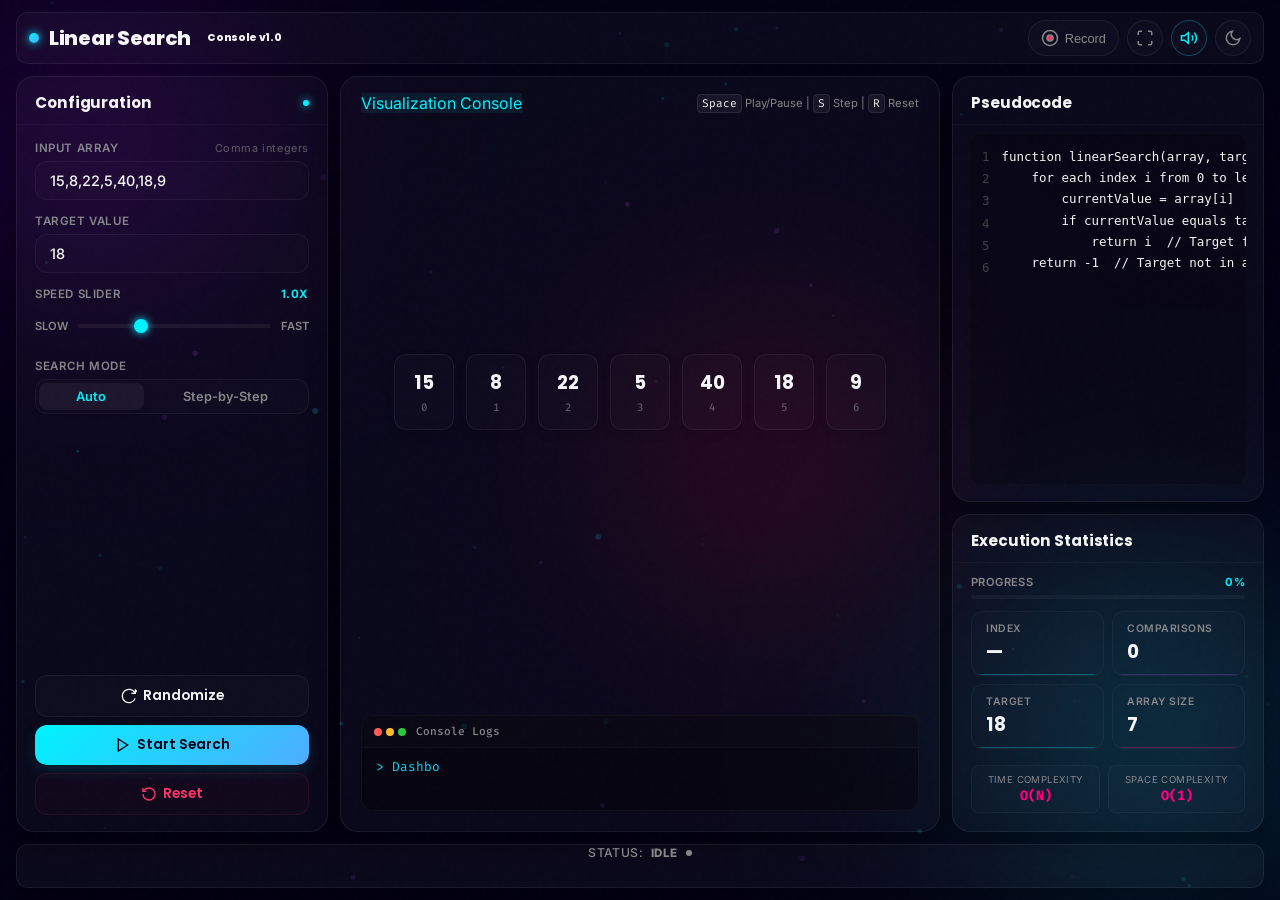
<file: Linear Search/index.html>
<!DOCTYPE html>
<html lang="en" data-theme="dark">
<head>
    <meta charset="UTF-8">
    <meta name="viewport" content="width=device-width, initial-scale=1.0">
    <title>Linear Search Visualizer — Dashboard Console</title>
    <meta name="description" content="An award-winning, interactive step-by-step linear search visualizer dashboard console. Zero scroll layout, live typing log, active pseudocode highlighting, sound synthesis, and screen recording.">
    <!-- Google Fonts -->
    <link rel="preconnect" href="https://fonts.googleapis.com">
    <link rel="preconnect" href="https://fonts.gstatic.com" crossorigin>
    <link href="https://fonts.googleapis.com/css2?family=Inter:wght@300;400;500;600;700;800&family=Poppins:wght@300;400;500;600;700;800&family=Fira+Code:wght@400;500;600&display=swap" rel="stylesheet">
    <link rel="stylesheet" href="style.css">
</head>
<body>
    <!-- Background Canvas for Particles -->
    <canvas id="bg-particles"></canvas>
    
    <!-- Floating Blur Blobs (Mesh Gradient background) -->
    <div class="blob-container">
        <div class="blob blob-1"></div>
        <div class="blob blob-2"></div>
        <div class="blob blob-3"></div>
    </div>
    
    <!-- Overlay Noise Texture -->
    <div class="noise-overlay"></div>

    <!-- Main Fullscreen Dashboard Wrapper -->
    <div class="dashboard-wrapper">
        
        <!-- Header Utility Top Bar -->
        <header class="app-header">
            <div class="header-logo">
                <span class="logo-dot"></span>
                <span class="gradient-text">Linear Search</span>
                <span class="badge">Console v1.0</span>
            </div>
            <div class="header-actions">
                <!-- Screen Recording Button -->
                <button id="btn-record" class="utility-btn" title="Record Dashboard Capture">
                    <svg class="icon" viewBox="0 0 24 24" fill="none" stroke="currentColor" stroke-width="2">
                        <circle cx="12" cy="12" r="10" />
                        <circle cx="12" cy="12" r="4" class="record-dot" />
                    </svg>
                    <span class="btn-text">Record</span>
                </button>
                
                <!-- Fullscreen Toggle -->
                <button id="btn-fullscreen" class="utility-btn" title="Toggle Fullscreen">
                    <svg class="icon" viewBox="0 0 24 24" fill="none" stroke="currentColor" stroke-width="2">
                        <path d="M8 3H5a2 2 0 0 0-2 2v3m18 0V5a2 2 0 0 0-2-2h-3m0 18h3a2 2 0 0 0 2-2v-3M3 16v3a2 2 0 0 0 2 2h3" />
                    </svg>
                </button>
                
                <!-- Sound Effects Switch -->
                <button id="btn-sound" class="utility-btn active" title="Toggle Sound Synthesis">
                    <svg class="icon sound-on" viewBox="0 0 24 24" fill="none" stroke="currentColor" stroke-width="2">
                        <polygon points="11 5 6 9 2 9 2 15 6 15 11 19 11 5" />
                        <path d="M19.07 4.93a10 10 0 0 1 0 14.14M15.54 8.46a5 5 0 0 1 0 7.07" />
                    </svg>
                    <svg class="icon sound-off hidden" viewBox="0 0 24 24" fill="none" stroke="currentColor" stroke-width="2">
                        <polygon points="11 5 6 9 2 9 2 15 6 15 11 19 11 5" />
                        <line x1="23" y1="9" x2="17" y2="15" />
                        <line x1="17" y1="9" x2="23" y2="15" />
                    </svg>
                </button>
                
                <!-- Light/Dark Mode -->
                <button id="btn-theme" class="utility-btn" title="Toggle Light/Dark Theme">
                    <svg class="icon sun-icon hidden" viewBox="0 0 24 24" fill="none" stroke="currentColor" stroke-width="2">
                        <circle cx="12" cy="12" r="5" />
                        <line x1="12" y1="1" x2="12" y2="3" /><line x1="12" y1="21" x2="12" y2="23" />
                        <line x1="4.22" y1="4.22" x2="5.64" y2="5.64" /><line x1="18.36" y1="18.36" x2="19.78" y2="19.78" />
                        <line x1="1" y1="12" x2="3" y2="12" /><line x1="21" y1="12" x2="23" y2="12" />
                        <line x1="4.22" y1="19.78" x2="5.64" y2="18.36" /><line x1="18.36" y1="5.64" x2="19.78" y2="4.22" />
                    </svg>
                    <svg class="icon moon-icon" viewBox="0 0 24 24" fill="none" stroke="currentColor" stroke-width="2">
                        <path d="M21 12.79A9 9 0 1 1 11.21 3 7 7 0 0 0 21 12.79z" />
                    </svg>
                </button>
            </div>
        </header>

        <!-- Main Workspace Area -->
        <main class="main-workspace" id="workspace">
            
            <!-- LEFT PANEL (25%): Controls & Config -->
            <section class="left-panel glass-card">
                <div class="panel-header">
                    <h2>Configuration</h2>
                    <span class="pulse-indicator"></span>
                </div>
                
                <div class="panel-content">
                    <div class="control-fields">
                        <!-- Custom Array Input -->
                        <div class="input-group">
                            <label for="array-input">
                                <span>Input Array</span>
                                <span class="label-hint">Comma integers</span>
                            </label>
                            <div class="input-wrapper">
                                <input type="text" id="array-input" value="15,8,22,5,40,18,9" placeholder="e.g. 15,8,22,5">
                            </div>
                        </div>
                        
                        <!-- Target Value Input -->
                        <div class="input-group">
                            <label for="target-input">Target Value</label>
                            <div class="input-wrapper">
                                <input type="number" id="target-input" value="18" placeholder="Target">
                            </div>
                        </div>

                        <!-- Speed Slider Control -->
                        <div class="input-group">
                            <label for="speed-slider">
                                <span>Speed Slider</span>
                                <span id="speed-display" class="speed-value">1.0x</span>
                            </label>
                            <div class="slider-wrapper">
                                <span class="slider-label">Slow</span>
                                <input type="range" id="speed-slider" min="0.1" max="3.0" step="0.1" value="1.0">
                                <span class="slider-label">Fast</span>
                            </div>
                        </div>

                        <!-- Mode selection -->
                        <div class="input-group">
                            <label>Search Mode</label>
                            <div class="mode-segmented-control">
                                <button id="mode-auto" class="segmented-btn active">Auto</button>
                                <button id="mode-step" class="segmented-btn">Step-by-Step</button>
                            </div>
                        </div>
                    </div>
                    
                    <div class="action-buttons-group">
                        <button id="btn-generate" class="action-btn secondary" title="Randomize values">
                            <svg class="icon-small" viewBox="0 0 24 24" fill="none" stroke="currentColor" stroke-width="2">
                                <path d="M21.5 2v6h-6M21.34 15.57a10 10 0 1 1-.57-8.38l5.67-5.67" />
                            </svg>
                            <span>Randomize</span>
                        </button>
                        
                        <button id="btn-start" class="action-btn primary" title="Run animation">
                            <svg class="icon-small play-icon" viewBox="0 0 24 24" fill="none" stroke="currentColor" stroke-width="2">
                                <polygon points="5 3 19 12 5 21 5 3" />
                            </svg>
                            <svg class="icon-small pause-icon hidden" viewBox="0 0 24 24" fill="none" stroke="currentColor" stroke-width="2">
                                <rect x="6" y="4" width="4" height="16" /><rect x="14" y="4" width="4" height="16" />
                            </svg>
                            <span id="start-btn-text">Start Search</span>
                        </button>

                        <button id="btn-next" class="action-btn secondary hidden" title="Run single step">
                            <svg class="icon-small" viewBox="0 0 24 24" fill="none" stroke="currentColor" stroke-width="2">
                                <polygon points="5 4 15 12 5 20 5 4" /><line x1="19" y1="5" x2="19" y2="19" />
                            </svg>
                            <span>Next Step</span>
                        </button>

                        <button id="btn-reset" class="action-btn danger" title="Reset visualizer">
                            <svg class="icon-small" viewBox="0 0 24 24" fill="none" stroke="currentColor" stroke-width="2">
                                <path d="M3 12a9 9 0 1 0 9-9 9.75 9.75 0 0 0-6.74 2.74L3 8" />
                                <polyline points="3 3 3 8 8 8" />
                            </svg>
                            <span>Reset</span>
                        </button>
                    </div>
                </div>
            </section>

            <!-- CENTER PANEL (50%): Large Array Visualizer and Logs -->
            <section class="center-panel glass-card" id="capture-zone">
                <div class="visualizer-header">
                    <span class="badge visualizer-badge">Visualization Console</span>
                    <div class="shortcut-tip"><span>Space</span> Play/Pause | <span>S</span> Step | <span>R</span> Reset</div>
                </div>

                <!-- Canvas Confetti Overlay -->
                <canvas id="confetti-canvas"></canvas>
                
                <!-- Main Visualization elements -->
                <div class="array-container-wrapper">
                    <div class="array-container" id="array-container">
                        <!-- Loaded dynamically -->
                    </div>
                    <!-- Pointer element shifting dynamically -->
                    <div id="array-pointer" class="array-pointer hidden">
                        <div class="pointer-arrow"></div>
                        <div class="pointer-label">i = <span id="pointer-index-val">0</span></div>
                        <div class="pointer-trail"></div>
                    </div>
                </div>

                <!-- Live Explanation Terminal -->
                <div class="explanation-terminal">
                    <div class="terminal-bar">
                        <span class="dot red"></span>
                        <span class="dot yellow"></span>
                        <span class="dot green"></span>
                        <span class="terminal-title">Console Logs</span>
                    </div>
                    <div class="terminal-content">
                        <div id="explanation-text" class="explanation-text">> Terminal console initialized. Config inputs and start search...</div>
                    </div>
                </div>
            </section>

            <!-- RIGHT PANEL (25%): Pseudocode & Real-time Stats -->
            <section class="right-panel">
                
                <!-- Pseudocode -->
                <div class="pseudocode-panel glass-card">
                    <div class="panel-header">
                        <h2>Pseudocode</h2>
                    </div>
                    <div class="code-container">
                        <div class="line-highlighter" id="code-highlighter"></div>
                        <pre class="line-numbers"><code>1
2
3
4
5
6</code></pre>
                        <pre class="code-lines"><code id="code-line-1" class="code-line">function linearSearch(array, target):</code><code id="code-line-2" class="code-line">    for each index i from 0 to length - 1:</code><code id="code-line-3" class="code-line">        currentValue = array[i]</code><code id="code-line-4" class="code-line">        if currentValue equals target:</code><code id="code-line-5" class="code-line">            return i  // Target found!</code><code id="code-line-6" class="code-line">    return -1  // Target not in array</code></pre>
                    </div>
                </div>

                <!-- Live Metrics -->
                <div class="metrics-panel glass-card">
                    <div class="panel-header">
                        <h2>Execution Statistics</h2>
                    </div>
                    <div class="panel-content">
                        <!-- Progress Card -->
                        <div class="progress-bar-card">
                            <div class="progress-info">
                                <span>Progress</span>
                                <span id="progress-percentage">0%</span>
                            </div>
                            <div class="progress-track">
                                <div id="progress-fill" class="progress-fill"></div>
                            </div>
                        </div>
                        
                        <!-- Mini Stats Grid -->
                        <div class="stats-mini-grid">
                            <div class="mini-stat-card">
                                <span class="stat-lbl">Index</span>
                                <span id="stat-index" class="stat-val">—</span>
                                <div class="stat-line-glow neon-blue"></div>
                            </div>
                            <div class="mini-stat-card">
                                <span class="stat-lbl">Comparisons</span>
                                <span id="stat-comparisons" class="stat-val">0</span>
                                <div class="stat-line-glow neon-purple"></div>
                            </div>
                            <div class="mini-stat-card">
                                <span class="stat-lbl">Target</span>
                                <span id="stat-target" class="stat-val">—</span>
                                <div class="stat-line-glow neon-cyan"></div>
                            </div>
                            <div class="mini-stat-card">
                                <span class="stat-lbl">Array Size</span>
                                <span id="stat-size" class="stat-val">0</span>
                                <div class="stat-line-glow neon-pink"></div>
                            </div>
                        </div>

                        <!-- Complexities -->
                        <div class="complexities-group">
                            <div class="complexity-pill">
                                <span class="comp-label">Time Complexity</span>
                                <span class="comp-val">O(N)</span>
                            </div>
                            <div class="complexity-pill">
                                <span class="comp-label">Space Complexity</span>
                                <span class="comp-val">O(1)</span>
                            </div>
                        </div>
                    </div>
                </div>
            </section>
        </main>

        <!-- Bottom Status Bar (Dashboard Footer) -->
        <footer class="dashboard-footer glass-card">
            <div class="footer-segment">
                <span class="footer-lbl">Status:</span>
                <span id="footer-status" class="status-badge idle">IDLE</span>
                <span class="status-indicator-dot" id="status-indicator-dot"></span>
            </div>
            
            <div class="footer-segment separator">
                <span class="footer-lbl">Speed:</span>
                <span id="footer-speed" class="footer-val">1.0x</span>
            </div>

            <div class="footer-segment separator">
                <span class="footer-lbl">Elapsed Time:</span>
                <span id="footer-timer" class="footer-val timer">00:00.00</span>
            </div>

            <div class="footer-segment separator result-segment">
                <span class="footer-lbl">Result:</span>
                <span id="footer-result" class="footer-val result-badge">—</span>
            </div>
        </footer>
    </div>

    <!-- Success Celebration Screen overlay -->
    <div id="success-screen" class="outcome-overlay success hidden">
        <div class="overlay-glass-card">
            <div class="badge-icon success">
                <svg viewBox="0 0 24 24" fill="none" stroke="currentColor" stroke-width="2.5">
                    <polyline points="20 6 9 17 4 12" />
                </svg>
            </div>
            <h2>Target Found!</h2>
            <p>Located target successfully at index <span id="success-index-display" class="highlight-val">5</span>.</p>
            <div class="stats-summary-pill">
                <span>Total Comparisons: <strong id="success-comparisons-val">6</strong></span>
            </div>
            <button id="success-close-btn" class="glowing-btn mini">Dismiss</button>
        </div>
    </div>

    <!-- Fail Screen overlay -->
    <div id="fail-screen" class="outcome-overlay fail hidden">
        <div class="overlay-glass-card">
            <div class="badge-icon fail">
                <svg viewBox="0 0 24 24" fill="none" stroke="currentColor" stroke-width="2.5">
                    <line x1="18" y1="6" x2="6" y2="18" />
                    <line x1="6" y1="6" x2="18" y2="18" />
                </svg>
            </div>
            <h2>Target Not Found</h2>
            <p>Target value was not located inside array bounds. Returned -1.</p>
            <div class="stats-summary-pill">
                <span>Total Comparisons: <strong id="fail-comparisons-val">7</strong></span>
            </div>
            <button id="fail-close-btn" class="glowing-btn mini danger-btn">Dismiss</button>
        </div>
    </div>

    <script src="script.js"></script>
</body>
</html>
</file>
<file: Linear Search/style.css>
/* ==========================================================================
   CSS Design System & Base Variables (Stripe/Linear Inspired Fullscreen UI)
   ========================================================================== */

:root {
    /* Fonts */
    --font-heading: 'Poppins', -apple-system, BlinkMacSystemFont, "Segoe UI", Roboto, sans-serif;
    --font-body: 'Inter', -apple-system, BlinkMacSystemFont, "Segoe UI", Roboto, sans-serif;
    --font-mono: 'Fira Code', monospace;

    /* Theme Colors - Dark Theme (Default) */
    --bg-app: #030014;
    --bg-card: rgba(255, 255, 255, 0.03);
    --border-card: rgba(255, 255, 255, 0.07);
    --border-card-hover: rgba(255, 255, 255, 0.15);
    
    --text-primary: #f5f5f7;
    --text-secondary: #86868b;
    --text-muted: #424245;

    /* Glow Colors / Accents */
    --color-blue: #00f2fe;
    --color-blue-glow: rgba(0, 242, 254, 0.15);
    --color-purple: #9d4edd;
    --color-purple-glow: rgba(157, 78, 221, 0.15);
    --color-cyan: #00e1ff;
    --color-pink: #ff007f;
    --color-orange: #ff9f1c;
    --color-orange-glow: rgba(255, 159, 28, 0.2);
    --color-green: #00f076;
    --color-green-glow: rgba(0, 240, 118, 0.2);
    --color-red: #ff3366;
    --color-red-glow: rgba(255, 51, 102, 0.2);

    /* Gradients */
    --grad-primary: linear-gradient(135deg, #00f2fe 0%, #4facfe 100%);
    --grad-purple: linear-gradient(135deg, #b100ff 0%, #00e1ff 100%);
    --grad-pink: linear-gradient(135deg, #ff0844 0%, #ffb199 100%);
    --grad-success: linear-gradient(135deg, #00f076 0%, #00a896 100%);
    --grad-danger: linear-gradient(135deg, #ff3366 0%, #ff6b6b 100%);

    /* Shadows & Blur */
    --shadow-premium: 0 15px 30px rgba(0, 0, 0, 0.35);
    --shadow-glow-blue: 0 0 25px rgba(0, 242, 254, 0.3);
    --shadow-glow-green: 0 0 30px rgba(0, 240, 118, 0.35);
    --shadow-glow-red: 0 0 25px rgba(255, 51, 102, 0.3);
    --shadow-glow-orange: 0 0 25px rgba(255, 159, 28, 0.3);
    
    /* Layout Constants */
    --border-radius-lg: 18px;
    --border-radius-md: 12px;
    --border-radius-sm: 8px;
    --transition-smooth: all 0.4s cubic-bezier(0.16, 1, 0.3, 1);
    --transition-elastic: all 0.5s cubic-bezier(0.34, 1.56, 0.64, 1);
}

/* Light Theme Variables */
[data-theme="light"] {
    --bg-app: #f4f5f6;
    --bg-card: rgba(255, 255, 255, 0.75);
    --border-card: rgba(0, 0, 0, 0.08);
    --border-card-hover: rgba(0, 0, 0, 0.16);
    
    --text-primary: #1d1d1f;
    --text-secondary: #6e6e73;
    --text-muted: #aeaeaf;

    --color-blue-glow: rgba(0, 242, 254, 0.08);
    --color-purple-glow: rgba(157, 78, 221, 0.08);
    --color-orange-glow: rgba(255, 159, 28, 0.1);
    --color-green-glow: rgba(0, 240, 118, 0.12);
    --color-red-glow: rgba(255, 51, 102, 0.12);

    --shadow-premium: 0 15px 30px rgba(0, 0, 0, 0.05);
}

/* ==========================================================================
   Base resets & layouts
   ========================================================================== */

* {
    box-sizing: border-box;
    margin: 0;
    padding: 0;
}

html, body {
    height: 100vh;
    width: 100vw;
    overflow: hidden;
}

body {
    background-color: var(--bg-app);
    color: var(--text-primary);
    font-family: var(--font-body);
    position: relative;
    transition: background-color 0.5s ease, color 0.5s ease;
    -webkit-font-smoothing: antialiased;
}

/* Interactive Background Particle Canvas */
#bg-particles {
    position: fixed;
    top: 0;
    left: 0;
    width: 100%;
    height: 100%;
    z-index: 0;
    pointer-events: none;
    opacity: 0.65;
}

/* Floating Blob gradients (Mesh effect) */
.blob-container {
    position: fixed;
    top: 0;
    left: 0;
    width: 100%;
    height: 100%;
    z-index: 0;
    overflow: hidden;
    pointer-events: none;
}

.blob {
    position: absolute;
    border-radius: 50%;
    filter: blur(100px);
    opacity: 0.25;
    mix-blend-mode: screen;
    animation: blob-float 20s infinite alternate ease-in-out;
}

[data-theme="light"] .blob {
    opacity: 0.1;
    mix-blend-mode: multiply;
}

.blob-1 {
    width: 35vw;
    height: 35vw;
    background: radial-gradient(circle, #b100ff 0%, rgba(0,0,0,0) 70%);
    top: -10%;
    left: -10%;
}

.blob-2 {
    width: 40vw;
    height: 40vw;
    background: radial-gradient(circle, #00f2fe 0%, rgba(0,0,0,0) 70%);
    bottom: -10%;
    right: -10%;
    animation-duration: 25s;
}

.blob-3 {
    width: 30vw;
    height: 30vw;
    background: radial-gradient(circle, #ff0844 0%, rgba(0,0,0,0) 70%);
    top: 30%;
    left: 45%;
    animation-duration: 18s;
}

.noise-overlay {
    position: fixed;
    top: 0;
    left: 0;
    width: 100vw;
    height: 100vh;
    background-image: url("data:image/svg+xml,%3Csvg viewBox='0 0 200 200' xmlns='http://www.w3.org/2000/svg'%3E%3Cfilter id='noiseFilter'%3E%3CfeTurbulence type='fractalNoise' baseFrequency='0.8' numOctaves='3' stitchTiles='stitch'/%3E%3C/filter%3E%3Crect width='100%25' height='100%25' filter='url(%23noiseFilter)'/%3E%3C/svg%3E");
    opacity: 0.015;
    z-index: 1;
    pointer-events: none;
}

/* ==========================================================================
   Dashboard Wrapper & Flexible Grid Layout
   ========================================================================== */

.dashboard-wrapper {
    position: relative;
    z-index: 2;
    height: 100vh;
    width: 100vw;
    display: flex;
    flex-direction: column;
    padding: 12px 16px;
    gap: 12px;
}

/* Header */
.app-header {
    display: flex;
    justify-content: space-between;
    align-items: center;
    padding: 6px 12px;
    background: var(--bg-card);
    border: 1px solid var(--border-card);
    backdrop-filter: var(--blur-normal);
    -webkit-backdrop-filter: var(--blur-normal);
    border-radius: var(--border-radius-md);
    height: 52px;
    flex-shrink: 0;
}

.header-logo {
    display: flex;
    align-items: center;
    gap: 10px;
    font-family: var(--font-heading);
    font-weight: 800;
    font-size: 1.25rem;
    letter-spacing: -0.3px;
}

.logo-dot {
    width: 10px;
    height: 10px;
    border-radius: 50%;
    background: var(--grad-primary);
    box-shadow: 0 0 10px var(--color-blue);
}

.header-logo .badge {
    font-size: 0.65rem;
    padding: 2px 6px;
}

.header-actions {
    display: flex;
    gap: 8px;
    align-items: center;
}

/* Utility buttons */
.utility-btn {
    background: rgba(255, 255, 255, 0.02);
    border: 1px solid rgba(255, 255, 255, 0.06);
    border-radius: 50%;
    width: 36px;
    height: 36px;
    display: flex;
    align-items: center;
    justify-content: center;
    color: var(--text-secondary);
    cursor: pointer;
    transition: var(--transition-smooth);
}

.utility-btn:hover {
    background: rgba(255, 255, 255, 0.06);
    border-color: rgba(255, 255, 255, 0.15);
    color: var(--text-primary);
    transform: translateY(-1px);
}

[data-theme="light"] .utility-btn {
    background: rgba(0, 0, 0, 0.02);
    border-color: rgba(0, 0, 0, 0.06);
}

[data-theme="light"] .utility-btn:hover {
    background: rgba(0, 0, 0, 0.05);
    border-color: rgba(0, 0, 0, 0.12);
}

.utility-btn.active {
    color: var(--color-blue);
    border-color: rgba(0, 242, 254, 0.25);
}

.icon {
    width: 18px;
    height: 18px;
}

#btn-record {
    border-radius: 9999px;
    width: auto;
    padding: 0 12px;
    display: flex;
    gap: 6px;
    font-weight: 500;
    font-size: 0.8rem;
}

.record-dot {
    fill: #ff3366;
}

.recording .record-dot {
    animation: record-pulse 1s infinite alternate;
}

.recording {
    border-color: rgba(255, 51, 102, 0.3) !important;
    background: rgba(255, 51, 102, 0.04) !important;
    color: #ff3366 !important;
}

.hidden {
    display: none !important;
}

/* ==========================================================================
   Three Column Main Workspace Layout
   ========================================================================== */

.main-workspace {
    display: flex;
    flex-direction: row;
    gap: 12px;
    flex-grow: 1;
    min-height: 0; /* Critical for inner scrolling layout height constraints */
}

.glass-card {
    background: var(--bg-card);
    border: 1px solid var(--border-card);
    backdrop-filter: var(--blur-normal);
    -webkit-backdrop-filter: var(--blur-normal);
    border-radius: var(--border-radius-lg);
    box-shadow: var(--shadow-premium);
    transition: border-color 0.4s ease, box-shadow 0.4s ease;
    overflow: hidden;
    display: flex;
    flex-direction: column;
}

.glass-card:hover {
    border-color: var(--border-card-hover);
}

.panel-header {
    display: flex;
    justify-content: space-between;
    align-items: center;
    padding: 14px 18px 10px;
    border-bottom: 1px solid rgba(255, 255, 255, 0.03);
    flex-shrink: 0;
}

[data-theme="light"] .panel-header {
    border-bottom-color: rgba(0, 0, 0, 0.04);
}

.panel-header h2 {
    font-family: var(--font-heading);
    font-size: 0.95rem;
    font-weight: 700;
    letter-spacing: -0.1px;
    color: var(--text-primary);
}

.pulse-indicator {
    width: 6px;
    height: 6px;
    background-color: var(--color-blue);
    border-radius: 50%;
    box-shadow: 0 0 8px var(--color-blue);
    animation: stat-pulse-dot 2s infinite;
}

/* ==========================================================================
   LEFT COLUMN (25%): Controls
   ========================================================================== */

.left-panel {
    width: 25%;
    min-width: 280px;
    max-width: 340px;
    flex-shrink: 0;
    height: 100%;
}

.left-panel .panel-content {
    padding: 16px 18px;
    display: flex;
    flex-direction: column;
    justify-content: space-between;
    flex-grow: 1;
    overflow-y: auto;
    gap: 20px;
}

.control-fields {
    display: flex;
    flex-direction: column;
    gap: 14px;
}

.input-group {
    display: flex;
    flex-direction: column;
    gap: 6px;
}

.input-group label {
    font-size: 0.72rem;
    font-weight: 600;
    text-transform: uppercase;
    letter-spacing: 0.6px;
    color: var(--text-secondary);
    display: flex;
    justify-content: space-between;
    align-items: center;
}

.label-hint {
    text-transform: none;
    font-weight: 400;
    font-size: 0.68rem;
    opacity: 0.65;
}

.input-wrapper {
    position: relative;
    border-radius: var(--border-radius-md);
    background: rgba(255, 255, 255, 0.01);
    border: 1px solid rgba(255, 255, 255, 0.05);
    transition: var(--transition-smooth);
}

[data-theme="light"] .input-wrapper {
    background: rgba(0, 0, 0, 0.01);
    border-color: rgba(0, 0, 0, 0.06);
}

.input-wrapper:focus-within {
    border-color: var(--color-blue);
    box-shadow: 0 0 10px rgba(0, 242, 254, 0.1);
    background: rgba(255, 255, 255, 0.03);
}

.input-wrapper input {
    width: 100%;
    background: transparent;
    border: none;
    outline: none;
    padding: 10px 14px;
    color: var(--text-primary);
    font-family: var(--font-body);
    font-size: 0.9rem;
    font-weight: 500;
}

/* Speed display & slider */
.speed-value {
    color: var(--color-blue);
    font-weight: 700;
}

.slider-wrapper {
    display: flex;
    align-items: center;
    gap: 10px;
    height: 38px;
}

.slider-label {
    font-size: 0.7rem;
    font-weight: 600;
    color: var(--text-secondary);
    text-transform: uppercase;
}

input[type="range"] {
    -webkit-appearance: none;
    width: 100%;
    background: transparent;
}

input[type="range"]:focus {
    outline: none;
}

input[type="range"]::-webkit-slider-runnable-track {
    width: 100%;
    height: 4px;
    cursor: pointer;
    background: rgba(255, 255, 255, 0.06);
    border-radius: 99px;
}

[data-theme="light"] input[type="range"]::-webkit-slider-runnable-track {
    background: rgba(0, 0, 0, 0.06);
}

input[type="range"]::-webkit-slider-thumb {
    height: 14px;
    width: 14px;
    border-radius: 50%;
    background: var(--color-blue);
    cursor: pointer;
    -webkit-appearance: none;
    margin-top: -5px;
    box-shadow: 0 0 8px var(--color-blue);
    transition: var(--transition-elastic);
}

input[type="range"]:active::-webkit-slider-thumb {
    transform: scale(1.15);
}

/* Segmented Control for Search Mode */
.mode-segmented-control {
    background: rgba(255, 255, 255, 0.015);
    border: 1px solid rgba(255, 255, 255, 0.05);
    border-radius: var(--border-radius-md);
    padding: 3px;
    display: flex;
    gap: 2px;
}

[data-theme="light"] .mode-segmented-control {
    background: rgba(0, 0, 0, 0.015);
    border-color: rgba(0, 0, 0, 0.06);
}

.segmented-btn {
    background: transparent;
    border: none;
    outline: none;
    padding: 6px 12px;
    border-radius: var(--border-radius-sm);
    color: var(--text-secondary);
    font-weight: 600;
    font-family: var(--font-body);
    font-size: 0.8rem;
    cursor: pointer;
    flex-grow: 1;
    transition: var(--transition-smooth);
}

.segmented-btn:hover {
    color: var(--text-primary);
}

.segmented-btn.active {
    background: rgba(255, 255, 255, 0.05);
    color: var(--color-blue);
    box-shadow: 0 2px 6px rgba(0, 0, 0, 0.1);
}

[data-theme="light"] .segmented-btn.active {
    background: #ffffff;
    color: #0077aa;
    box-shadow: 0 2px 6px rgba(0, 0, 0, 0.04);
}

/* Action button configurations */
.action-buttons-group {
    display: flex;
    flex-direction: column;
    gap: 8px;
}

.action-btn {
    width: 100%;
    border-radius: var(--border-radius-md);
    padding: 10px 14px;
    font-family: var(--font-heading);
    font-weight: 600;
    font-size: 0.85rem;
    cursor: pointer;
    display: flex;
    align-items: center;
    justify-content: center;
    gap: 6px;
    transition: var(--transition-elastic);
    outline: none;
}

.action-btn.primary {
    background: var(--grad-primary);
    border: none;
    color: #030014;
    box-shadow: 0 6px 15px rgba(0, 242, 254, 0.12);
}

.action-btn.primary:hover {
    transform: translateY(-1px);
    box-shadow: 0 8px 20px rgba(0, 242, 254, 0.22);
}

.action-btn.secondary {
    background: rgba(255, 255, 255, 0.02);
    border: 1px solid rgba(255, 255, 255, 0.06);
    color: var(--text-primary);
}

.action-btn.secondary:hover {
    background: rgba(255, 255, 255, 0.06);
    border-color: rgba(255, 255, 255, 0.12);
    transform: translateY(-1px);
}

.action-btn.danger {
    background: rgba(255, 51, 102, 0.03);
    border: 1px solid rgba(255, 51, 102, 0.1);
    color: #ff3366;
}

.action-btn.danger:hover {
    background: rgba(255, 51, 102, 0.08);
    border-color: rgba(255, 51, 102, 0.22);
    transform: translateY(-1px);
}

.action-btn:active {
    transform: translateY(0);
}

.icon-small {
    width: 16px;
    height: 16px;
}

/* ==========================================================================
   CENTER PANEL (50%): Visualizations and Logs
   ========================================================================== */

.center-panel {
    flex-grow: 1;
    min-width: 0; /* Critical for nested text elements */
    padding: 16px 20px 20px;
    display: flex;
    flex-direction: column;
    justify-content: space-between;
    height: 100%;
}

.visualizer-badge {
    background: rgba(0, 242, 254, 0.08);
    color: var(--color-blue);
    border-color: rgba(0, 242, 254, 0.15);
}

.visualizer-header {
    display: flex;
    justify-content: space-between;
    align-items: center;
    flex-shrink: 0;
}

.shortcut-tip {
    font-size: 0.7rem;
    color: var(--text-secondary);
}

.shortcut-tip span {
    background: rgba(255, 255, 255, 0.05);
    border: 1px solid rgba(255, 255, 255, 0.08);
    padding: 1px 4px;
    border-radius: 4px;
    font-family: var(--font-mono);
    color: var(--text-primary);
}

[data-theme="light"] .shortcut-tip span {
    background: rgba(0, 0, 0, 0.04);
    border-color: rgba(0, 0, 0, 0.08);
}

/* Confetti canvas */
#confetti-canvas {
    position: absolute;
    top: 0;
    left: 0;
    width: 100%;
    height: 100%;
    pointer-events: none;
    z-index: 10;
}

/* Array area container */
.array-container-wrapper {
    position: relative;
    flex-grow: 1;
    display: flex;
    flex-direction: column;
    align-items: center;
    justify-content: center;
    width: 100%;
    overflow-x: auto;
    overflow-y: hidden;
    padding: 15px 0 60px;
}

.array-container {
    display: flex;
    gap: 12px;
    align-items: center;
    justify-content: center;
    width: max-content;
    padding: 0 30px;
}

/* Card representation of items */
.array-card {
    width: 60px;
    height: 76px;
    border-radius: var(--border-radius-md);
    background: rgba(255, 255, 255, 0.015);
    border: 1px solid rgba(255, 255, 255, 0.06);
    display: flex;
    flex-direction: column;
    justify-content: center;
    align-items: center;
    gap: 4px;
    position: relative;
    box-shadow: 0 4px 10px rgba(0, 0, 0, 0.1);
    transition: transform 0.4s cubic-bezier(0.34, 1.56, 0.64, 1), 
                border-color 0.4s ease, 
                box-shadow 0.4s ease, 
                background 0.4s ease, 
                opacity 0.4s ease;
    cursor: default;
    z-index: 2;
}

[data-theme="light"] .array-card {
    background: rgba(255, 255, 255, 0.75);
    border-color: rgba(0, 0, 0, 0.06);
    box-shadow: 0 4px 10px rgba(0,0,0,0.03);
}

.array-card:hover {
    transform: translateY(-2px) scale(1.03);
    border-color: var(--color-blue);
    box-shadow: 0 6px 18px rgba(0, 242, 254, 0.1);
}

.array-card .card-value {
    font-family: var(--font-heading);
    font-weight: 700;
    font-size: 1.15rem;
    color: var(--text-primary);
}

.array-card .card-index {
    font-size: 0.68rem;
    color: var(--text-secondary);
    font-family: var(--font-mono);
    font-weight: 500;
    opacity: 0.6;
}

/* entry animations */
@keyframes card-entry {
    0% {
        opacity: 0;
        transform: translateY(15px) scale(0.9);
    }
    100% {
        opacity: 1;
        transform: translateY(0) scale(1);
    }
}

.array-card.animate-entry {
    animation: card-entry 0.4s cubic-bezier(0.34, 1.56, 0.64, 1) forwards;
}

/* Card States: Pulse Checking, Compare Orange, Correct Green, Fail Red */
.array-card.checking {
    background: rgba(0, 242, 254, 0.03) !important;
    border-color: var(--color-blue) !important;
    box-shadow: var(--shadow-glow-blue) !important;
    transform: scale(1.08) translateY(-4px);
    z-index: 5;
    animation: scan-pulse 1s infinite ease-in-out;
}

.array-card.checking .card-value {
    color: var(--color-blue);
}

.array-card.comparing {
    background: rgba(255, 159, 28, 0.05) !important;
    border-color: var(--color-orange) !important;
    box-shadow: var(--shadow-glow-orange) !important;
    transform: scale(1.12) translateY(-6px);
    z-index: 6;
    animation: compare-pulse 0.8s infinite ease-in-out;
}

.array-card.comparing .card-value {
    color: var(--color-orange);
    text-shadow: 0 0 8px rgba(255, 159, 28, 0.4);
}

.array-card.matched {
    background: rgba(0, 240, 118, 0.06) !important;
    border-color: var(--color-green) !important;
    box-shadow: var(--shadow-glow-green) !important;
    transform: scale(1.15) translateY(-8px);
    z-index: 7;
    animation: matched-bounce 1s infinite alternate cubic-bezier(0.175, 0.885, 0.32, 1.275);
}

.array-card.matched .card-value {
    color: var(--color-green);
    text-shadow: 0 0 10px rgba(0, 240, 118, 0.5);
}

.array-card.wrong {
    background: rgba(255, 51, 102, 0.03) !important;
    border-color: var(--color-red) !important;
    box-shadow: var(--shadow-glow-red) !important;
    animation: wrong-shake 0.4s ease;
}

.array-card.wrong .card-value {
    color: var(--color-red);
}

.array-card.wrong-fade {
    opacity: 0.35;
    transform: scale(0.94);
}

/* Floating Pointer element */
.array-pointer {
    position: absolute;
    bottom: 8px;
    left: 0;
    display: flex;
    flex-direction: column;
    align-items: center;
    width: 60px; /* match card width */
    z-index: 4;
    transition: transform 0.4s cubic-bezier(0.25, 1, 0.5, 1);
    pointer-events: none;
}

.pointer-arrow {
    width: 0;
    height: 0;
    border-left: 8px solid transparent;
    border-right: 8px solid transparent;
    border-bottom: 10px solid var(--color-blue);
    filter: drop-shadow(0 0 3px var(--color-blue));
    animation: pointer-float 1.5s infinite alternate ease-in-out;
}

.pointer-label {
    margin-top: 4px;
    background: rgba(0, 242, 254, 0.08);
    border: 1px solid rgba(0, 242, 254, 0.2);
    border-radius: var(--border-radius-sm);
    color: var(--color-blue);
    font-size: 0.65rem;
    font-weight: 700;
    padding: 1px 6px;
    font-family: var(--font-mono);
}

.pointer-trail {
    width: 2px;
    height: 12px;
    background: linear-gradient(to top, var(--color-blue), transparent);
    opacity: 0.5;
    margin-top: 1px;
}

/* Console logs block */
.explanation-terminal {
    background: rgba(0, 0, 0, 0.35);
    border: 1px solid rgba(255, 255, 255, 0.04);
    border-radius: var(--border-radius-md);
    overflow: hidden;
    height: 96px;
    flex-shrink: 0;
    display: flex;
    flex-direction: column;
}

[data-theme="light"] .explanation-terminal {
    background: rgba(0, 0, 0, 0.02);
    border-color: rgba(0, 0, 0, 0.05);
}

.terminal-bar {
    background: rgba(255, 255, 255, 0.01);
    border-bottom: 1px solid rgba(255, 255, 255, 0.03);
    padding: 8px 12px;
    display: flex;
    align-items: center;
    gap: 4px;
    flex-shrink: 0;
}

[data-theme="light"] .terminal-bar {
    border-bottom-color: rgba(0, 0, 0, 0.03);
}

.terminal-bar .dot {
    width: 8px;
    height: 8px;
    border-radius: 50%;
}

.terminal-bar .dot.red { background-color: #ff5f56; }
.terminal-bar .dot.yellow { background-color: #ffbd2e; }
.terminal-bar .dot.green { background-color: #27c93f; }

.terminal-title {
    margin-left: 6px;
    font-size: 0.7rem;
    font-family: var(--font-mono);
    color: var(--text-secondary);
    font-weight: 500;
}

.terminal-content {
    padding: 10px 14px;
    flex-grow: 1;
    overflow-y: auto;
    display: flex;
    align-items: flex-start;
}

.explanation-text {
    font-family: var(--font-mono);
    color: var(--color-cyan);
    font-size: 0.8rem;
    line-height: 1.4;
    word-break: break-all;
    width: 100%;
}

[data-theme="light"] .explanation-text {
    color: #006688;
}

/* ==========================================================================
   RIGHT COLUMN (25%): Pseudocode & Statistics
   ========================================================================== */

.right-panel {
    width: 25%;
    min-width: 280px;
    max-width: 340px;
    flex-shrink: 0;
    display: flex;
    flex-direction: column;
    gap: 12px;
    height: 100%;
}

/* Pseudocode panel */
.pseudocode-panel {
    flex-grow: 1;
    min-height: 0;
}

.code-container {
    margin: 8px 16px 16px;
    background: rgba(0, 0, 0, 0.2);
    border: 1px solid rgba(255, 255, 255, 0.02);
    border-radius: var(--border-radius-md);
    padding: 12px;
    display: flex;
    gap: 12px;
    position: relative;
    overflow-x: auto;
    overflow-y: auto;
    flex-grow: 1;
}

[data-theme="light"] .code-container {
    background: rgba(0, 0, 0, 0.01);
    border-color: rgba(0, 0, 0, 0.04);
}

.line-numbers {
    color: var(--text-muted);
    font-family: var(--font-mono);
    font-size: 0.78rem;
    line-height: 1.7;
    text-align: right;
    user-select: none;
}

.code-lines {
    font-family: var(--font-mono);
    font-size: 0.78rem;
    line-height: 1.7;
    color: var(--text-primary);
    display: flex;
    flex-direction: column;
    width: 100%;
    z-index: 2;
}

.code-line {
    display: block;
    white-space: pre;
    transition: color 0.3s ease;
}

/* Highlighter block sliding */
.line-highlighter {
    position: absolute;
    left: 0;
    width: 100%;
    height: 21px; /* matches line height */
    background: rgba(0, 242, 254, 0.07);
    border-left: 3px solid var(--color-blue);
    border-radius: 0 3px 3px 0;
    transition: transform 0.3s cubic-bezier(0.16, 1, 0.3, 1), opacity 0.3s ease;
    z-index: 1;
    pointer-events: none;
    opacity: 0;
}

[data-theme="light"] .line-highlighter {
    background: rgba(0, 136, 204, 0.07);
    border-left-color: #0088cc;
}

.code-line.highlighted {
    color: var(--color-blue);
    font-weight: 600;
}

[data-theme="light"] .code-line.highlighted {
    color: #0066aa;
}

/* Statistics dashboard panel */
.metrics-panel {
    flex-shrink: 0;
}

.metrics-panel .panel-content {
    padding: 12px 18px 18px;
    display: flex;
    flex-direction: column;
    gap: 12px;
}

.progress-bar-card {
    display: flex;
    flex-direction: column;
    gap: 6px;
}

.progress-info {
    display: flex;
    justify-content: space-between;
    font-size: 0.7rem;
    font-weight: 600;
    text-transform: uppercase;
    letter-spacing: 0.4px;
    color: var(--text-secondary);
}

#progress-percentage {
    color: var(--color-blue);
    font-weight: 700;
}

.progress-track {
    height: 4px;
    background: rgba(255, 255, 255, 0.04);
    border-radius: 99px;
    overflow: hidden;
}

[data-theme="light"] .progress-track {
    background: rgba(0, 0, 0, 0.05);
}

.progress-fill {
    height: 100%;
    width: 0%;
    background: var(--grad-primary);
    box-shadow: 0 0 8px rgba(0, 242, 254, 0.35);
    border-radius: 99px;
    transition: width 0.3s ease;
}

/* Grid layout for stats inside right block */
.stats-mini-grid {
    display: grid;
    grid-template-columns: 1fr 1fr;
    gap: 8px;
}

.mini-stat-card {
    background: rgba(255, 255, 255, 0.01);
    border: 1px solid rgba(255, 255, 255, 0.04);
    border-radius: var(--border-radius-md);
    padding: 10px 14px;
    display: flex;
    flex-direction: column;
    gap: 3px;
    position: relative;
    overflow: hidden;
}

[data-theme="light"] .mini-stat-card {
    background: rgba(0, 0, 0, 0.01);
    border-color: rgba(0, 0, 0, 0.04);
}

.stat-lbl {
    font-size: 0.65rem;
    font-weight: 600;
    text-transform: uppercase;
    letter-spacing: 0.5px;
    color: var(--text-secondary);
}

.stat-val {
    font-size: 1.15rem;
    font-weight: 700;
    font-family: var(--font-heading);
    color: var(--text-primary);
}

.stat-line-glow {
    position: absolute;
    bottom: 0;
    left: 0;
    width: 100%;
    height: 1.5px;
    opacity: 0.3;
}

.complexities-group {
    display: flex;
    gap: 8px;
    margin-top: 4px;
}

.complexity-pill {
    flex-grow: 1;
    background: rgba(255, 255, 255, 0.015);
    border: 1px solid rgba(255, 255, 255, 0.04);
    border-radius: var(--border-radius-sm);
    padding: 8px;
    text-align: center;
    display: flex;
    flex-direction: column;
    gap: 2px;
}

[data-theme="light"] .complexity-pill {
    background: rgba(0, 0, 0, 0.01);
    border-color: rgba(0, 0, 0, 0.04);
}

.comp-label {
    font-size: 0.6rem;
    color: var(--text-secondary);
    text-transform: uppercase;
    letter-spacing: 0.4px;
}

.comp-val {
    font-family: var(--font-mono);
    font-size: 0.85rem;
    color: var(--color-pink);
    font-weight: 700;
}

/* Neon backgrounds */
.neon-blue { background-color: var(--color-blue); }
.neon-purple { background-color: var(--color-purple); }
.neon-cyan { background-color: var(--color-cyan); }
.neon-pink { background-color: var(--color-pink); }

/* ==========================================================================
   Bottom Status Bar (Footer)
   ========================================================================== */

.dashboard-footer {
    display: flex;
    align-items: center;
    padding: 0 16px;
    background: var(--bg-card);
    border: 1px solid var(--border-card);
    backdrop-filter: var(--blur-normal);
    -webkit-backdrop-filter: var(--blur-normal);
    border-radius: var(--border-radius-md);
    height: 44px;
    flex-shrink: 0;
    justify-content: flex-start;
    gap: 28px;
}

.footer-segment {
    display: flex;
    align-items: center;
    gap: 8px;
    font-size: 0.76rem;
}

.footer-segment.separator {
    position: relative;
    padding-left: 20px;
}

.footer-segment.separator::before {
    content: '';
    position: absolute;
    left: 0;
    top: 50%;
    transform: translateY(-50%);
    width: 1px;
    height: 14px;
    background: rgba(255, 255, 255, 0.08);
}

[data-theme="light"] .footer-segment.separator::before {
    background: rgba(0, 0, 0, 0.08);
}

.footer-lbl {
    color: var(--text-secondary);
    font-weight: 500;
    text-transform: uppercase;
    letter-spacing: 0.4px;
}

.footer-val {
    font-weight: 600;
    color: var(--text-primary);
}

.footer-val.timer {
    font-family: var(--font-mono);
    color: var(--color-cyan);
    font-size: 0.8rem;
}

[data-theme="light"] .footer-val.timer {
    color: #007799;
}

/* Footer Result Badge */
.result-badge {
    padding: 2px 8px;
    background: rgba(255, 255, 255, 0.04);
    border: 1.5px solid rgba(255, 255, 255, 0.08);
    border-radius: var(--border-radius-sm);
    font-size: 0.72rem;
    transition: var(--transition-smooth);
}

.result-badge.success {
    background: rgba(0, 240, 118, 0.08) !important;
    border-color: var(--color-green) !important;
    color: var(--color-green) !important;
}

.result-badge.failed {
    background: rgba(255, 51, 102, 0.08) !important;
    border-color: var(--color-red) !important;
    color: var(--color-red) !important;
}

/* Footer Status Indicator */
.status-badge {
    font-size: 0.72rem;
    font-weight: 800;
    letter-spacing: 0.4px;
    text-transform: uppercase;
    transition: var(--transition-smooth);
}

.status-badge.idle { color: var(--text-secondary); }
.status-badge.running { color: var(--color-blue); }
.status-badge.paused { color: var(--color-orange); }
.status-badge.success { color: var(--color-green); }
.status-badge.failed { color: var(--color-red); }

.status-indicator-dot {
    width: 6px;
    height: 6px;
    border-radius: 50%;
    background-color: var(--text-secondary);
    display: inline-block;
    transition: var(--transition-smooth);
}

.status-badge.running ~ .status-indicator-dot {
    background-color: var(--color-blue);
    box-shadow: 0 0 6px var(--color-blue);
    animation: stat-pulse-dot 2s infinite;
}

.status-badge.paused ~ .status-indicator-dot {
    background-color: var(--color-orange);
    box-shadow: 0 0 6px var(--color-orange);
}

.status-badge.success ~ .status-indicator-dot {
    background-color: var(--color-green);
    box-shadow: 0 0 6px var(--color-green);
}

.status-badge.failed ~ .status-indicator-dot {
    background-color: var(--color-red);
    box-shadow: 0 0 6px var(--color-red);
}

/* ==========================================================================
   Outcome Overlay Screen (Success/Fail Modals)
   ========================================================================== */

.outcome-overlay {
    position: fixed;
    top: 0;
    left: 0;
    width: 100vw;
    height: 100vh;
    background: rgba(3, 0, 20, 0.75);
    backdrop-filter: blur(8px);
    -webkit-backdrop-filter: blur(8px);
    z-index: 100;
    display: flex;
    align-items: center;
    justify-content: center;
    padding: 20px;
    opacity: 0;
    pointer-events: none;
    transition: opacity 0.4s ease;
}

.outcome-overlay.active {
    opacity: 1;
    pointer-events: auto;
}

.overlay-glass-card {
    background: rgba(255, 255, 255, 0.04);
    border: 1px solid rgba(255, 255, 255, 0.08);
    border-radius: 24px;
    width: 100%;
    max-width: 400px;
    padding: 32px;
    text-align: center;
    display: flex;
    flex-direction: column;
    align-items: center;
    gap: 16px;
    box-shadow: 0 25px 50px rgba(0, 0, 0, 0.5);
    transform: scale(0.92);
    transition: transform 0.5s cubic-bezier(0.34, 1.56, 0.64, 1);
}

.outcome-overlay.active .overlay-glass-card {
    transform: scale(1);
}

[data-theme="light"] .overlay-glass-card {
    background: #ffffff;
    border-color: rgba(0,0,0,0.1);
    box-shadow: 0 25px 50px rgba(0,0,0,0.08);
}

.badge-icon {
    width: 60px;
    height: 60px;
    border-radius: 50%;
    display: flex;
    align-items: center;
    justify-content: center;
    margin-bottom: 4px;
}

.badge-icon svg {
    width: 28px;
    height: 28px;
}

.badge-icon.success {
    background: rgba(0, 240, 118, 0.08);
    border: 1.5px solid var(--color-green);
    color: var(--color-green);
    box-shadow: 0 0 20px rgba(0, 240, 118, 0.25);
    animation: icon-scale-up-glow 0.8s 0.1s cubic-bezier(0.34, 1.56, 0.64, 1) forwards;
}

.badge-icon.fail {
    background: rgba(255, 51, 102, 0.08);
    border: 1.5px solid var(--color-red);
    color: var(--color-red);
    box-shadow: 0 0 20px rgba(255, 51, 102, 0.25);
    animation: icon-scale-up-glow 0.8s 0.1s cubic-bezier(0.34, 1.56, 0.64, 1) forwards;
}

.outcome-overlay h2 {
    font-family: var(--font-heading);
    font-size: 1.6rem;
    font-weight: 800;
    letter-spacing: -0.3px;
}

.outcome-overlay p {
    font-size: 0.9rem;
    color: var(--text-secondary);
    line-height: 1.5;
}

.highlight-val {
    color: var(--color-blue);
    font-weight: 700;
}

.stats-summary-pill {
    background: rgba(255, 255, 255, 0.02);
    border: 1px solid rgba(255, 255, 255, 0.05);
    border-radius: 99px;
    padding: 4px 14px;
    font-size: 0.78rem;
    color: var(--text-secondary);
}

[data-theme="light"] .stats-summary-pill {
    background: rgba(0,0,0,0.02);
    border-color: rgba(0,0,0,0.05);
}

.stats-summary-pill strong {
    color: var(--text-primary);
}

.glowing-btn {
    background: var(--grad-primary);
    border: none;
    padding: 12px 28px;
    color: #030014;
    font-family: var(--font-heading);
    font-size: 0.95rem;
    font-weight: 600;
    border-radius: 9999px;
    cursor: pointer;
    box-shadow: 0 10px 20px rgba(0, 242, 254, 0.2);
    position: relative;
    overflow: hidden;
    transition: var(--transition-elastic);
}

.glowing-btn::before {
    content: '';
    position: absolute;
    top: 0;
    left: 0;
    width: 100%;
    height: 100%;
    background: linear-gradient(135deg, #00e1ff 0%, #b100ff 100%);
    opacity: 0;
    z-index: -1;
    transition: opacity 0.5s ease;
}

.glowing-btn:hover {
    transform: translateY(-2px);
    box-shadow: 0 12px 25px rgba(0, 242, 254, 0.3);
}

.glowing-btn:hover::before {
    opacity: 1;
}

.glowing-btn.mini {
    background: var(--grad-success);
    box-shadow: 0 8px 16px rgba(0, 240, 118, 0.2);
}

.danger-btn {
    background: var(--grad-danger) !important;
    box-shadow: 0 8px 16px rgba(255, 51, 102, 0.2) !important;
}

.danger-btn::before {
    background: linear-gradient(135deg, #ff0844 0%, #ff5252 100%) !important;
}

/* ==========================================================================
   Custom Animations Keyframes
   ========================================================================== */

@keyframes blob-float {
    0% { transform: translate(0, 0) scale(1); }
    50% { transform: translate(6%, 10%) scale(1.05); }
    100% { transform: translate(-6%, -4%) scale(0.95); }
}

@keyframes scan-pulse {
    0%, 100% {
        box-shadow: 0 0 15px rgba(0, 242, 254, 0.2);
        border-color: rgba(0, 242, 254, 0.5);
    }
    50% {
        box-shadow: 0 0 25px rgba(0, 242, 254, 0.45);
        border-color: #00f2fe;
    }
}

@keyframes compare-pulse {
    0%, 100% {
        box-shadow: 0 0 20px rgba(255, 159, 28, 0.3);
        border-color: rgba(255, 159, 28, 0.6);
    }
    50% {
        box-shadow: 0 0 35px rgba(255, 159, 28, 0.55);
        border-color: #ff9f1c;
    }
}

@keyframes matched-bounce {
    0% {
        transform: scale(1.1) translateY(-6px);
        box-shadow: 0 0 20px rgba(0, 240, 118, 0.35);
    }
    100% {
        transform: scale(1.15) translateY(-10px);
        box-shadow: 0 0 35px rgba(0, 240, 118, 0.65);
    }
}

@keyframes wrong-shake {
    0%, 100% { transform: translateX(0) scale(1); }
    15%, 45%, 75% { transform: translateX(-4px) scale(1.03); }
    30%, 60%, 90% { transform: translateX(4px) scale(1.03); }
}

@keyframes pointer-float {
    0% { transform: translateY(0); }
    100% { transform: translateY(-3px); }
}

@keyframes icon-scale-up-glow {
    0% {
        transform: scale(0.5);
        opacity: 0;
    }
    100% {
        transform: scale(1);
        opacity: 1;
    }
}

@keyframes stat-pulse-dot {
    0% {
        transform: scale(1);
        box-shadow: 0 0 0 0 rgba(0, 242, 254, 0.6);
    }
    70% {
        transform: scale(1.1);
        box-shadow: 0 0 0 4px rgba(0, 242, 254, 0);
    }
    100% {
        transform: scale(1);
        box-shadow: 0 0 0 0 rgba(0, 242, 254, 0);
    }
}

@keyframes record-pulse {
    0% { opacity: 1; }
    100% { opacity: 0.3; }
}

/* ==========================================================================
   Responsive Adaptations & Component Scaling
   ========================================================================== */

@media (max-width: 1100px) {
    .main-workspace {
        flex-direction: column;
        overflow-y: auto;
    }
    
    html, body {
        overflow-y: auto; /* Fallback for smaller viewports if columns stack, but we try to prevent it */
    }
    
    .left-panel, .right-panel {
        width: 100%;
        max-width: none;
        height: auto;
    }
    
    .right-panel {
        flex-direction: row;
        gap: 12px;
    }
    
    .pseudocode-panel, .metrics-panel {
        width: 50%;
        height: auto;
    }
}

@media (max-width: 768px) {
    .right-panel {
        flex-direction: column;
    }
    
    .pseudocode-panel, .metrics-panel {
        width: 100%;
    }
    
    .dashboard-footer {
        flex-wrap: wrap;
        height: auto;
        padding: 8px 12px;
        gap: 12px;
    }
    
    .footer-segment.separator::before {
        display: none;
    }
    
    .footer-segment.separator {
        padding-left: 0;
    }
}

@media (max-height: 700px) {
    /* Compress vertical spacing under low height screens to stay visible */
    .dashboard-wrapper {
        padding: 6px 10px;
        gap: 8px;
    }
    
    .app-header {
        height: 44px;
    }
    
    .panel-header {
        padding: 8px 14px 6px;
    }
    
    .left-panel .panel-content {
        padding: 8px 12px;
        gap: 8px;
    }
    
    .control-fields {
        gap: 8px;
    }
    
    .action-btn {
        padding: 8px 10px;
    }
    
    .explanation-terminal {
        height: 72px;
    }
    
    .code-container {
        margin: 4px 10px 10px;
        padding: 8px;
    }
}
</file>
